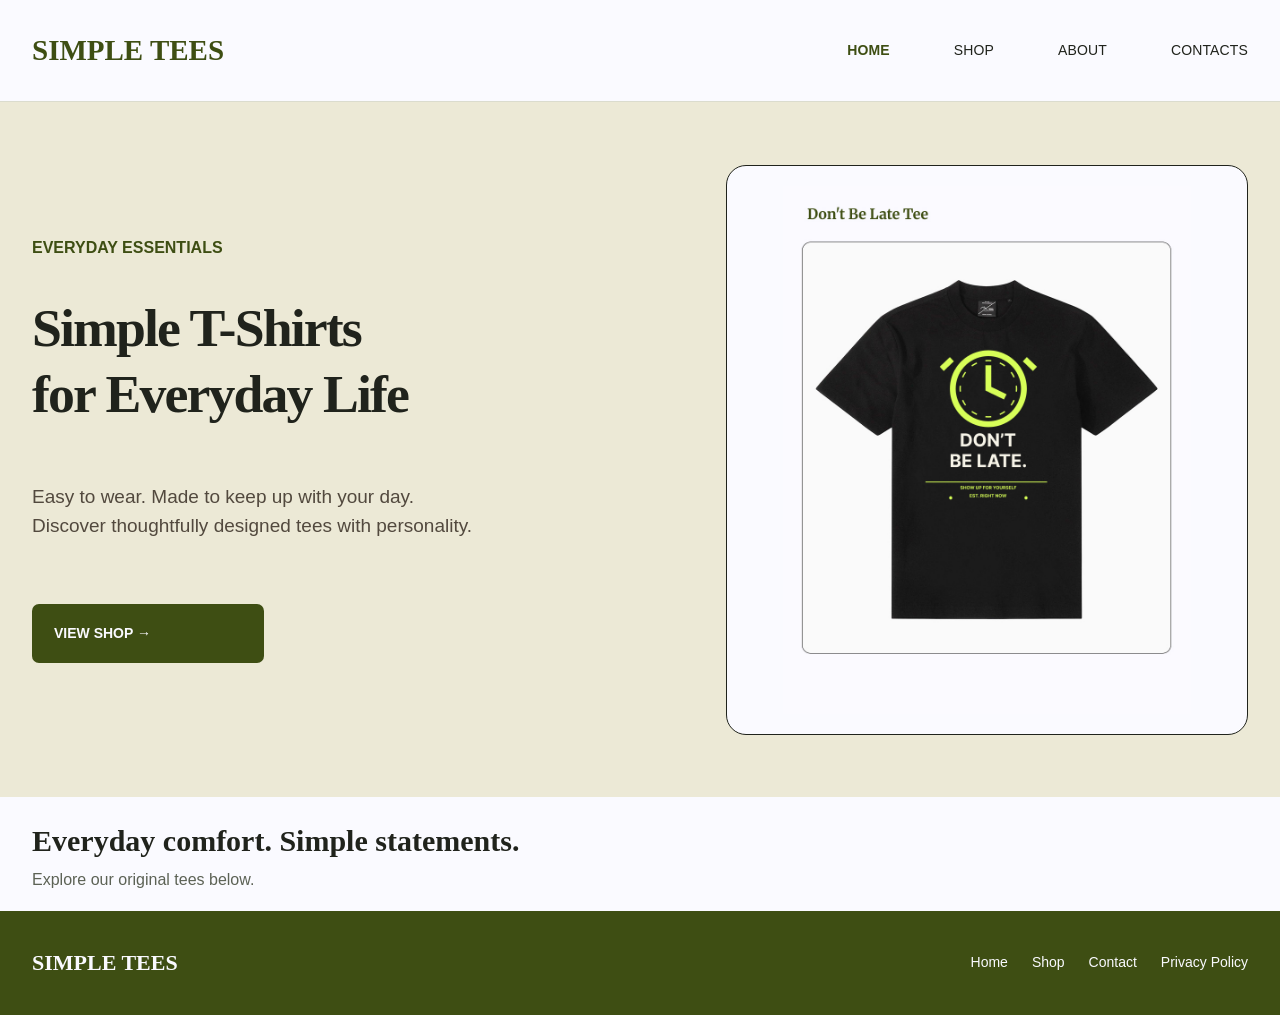
<file: index.html>
<!DOCTYPE html>
<html lang="en">
<head>
    <meta charset="UTF-8">
    <meta name="viewport" content="width=device-width, initial-scale=1.0">
    <title>Simple Tees</title>

    <meta http-equiv="refresh" content="0; url=simple_tees/index.html">
</head>
<body>
    <p>
        Redirecting to Simple Tees...
        <a href="simple_tees/index.html">Click here if you are not redirected.</a>
    </p>
</body>
</html>
</file>
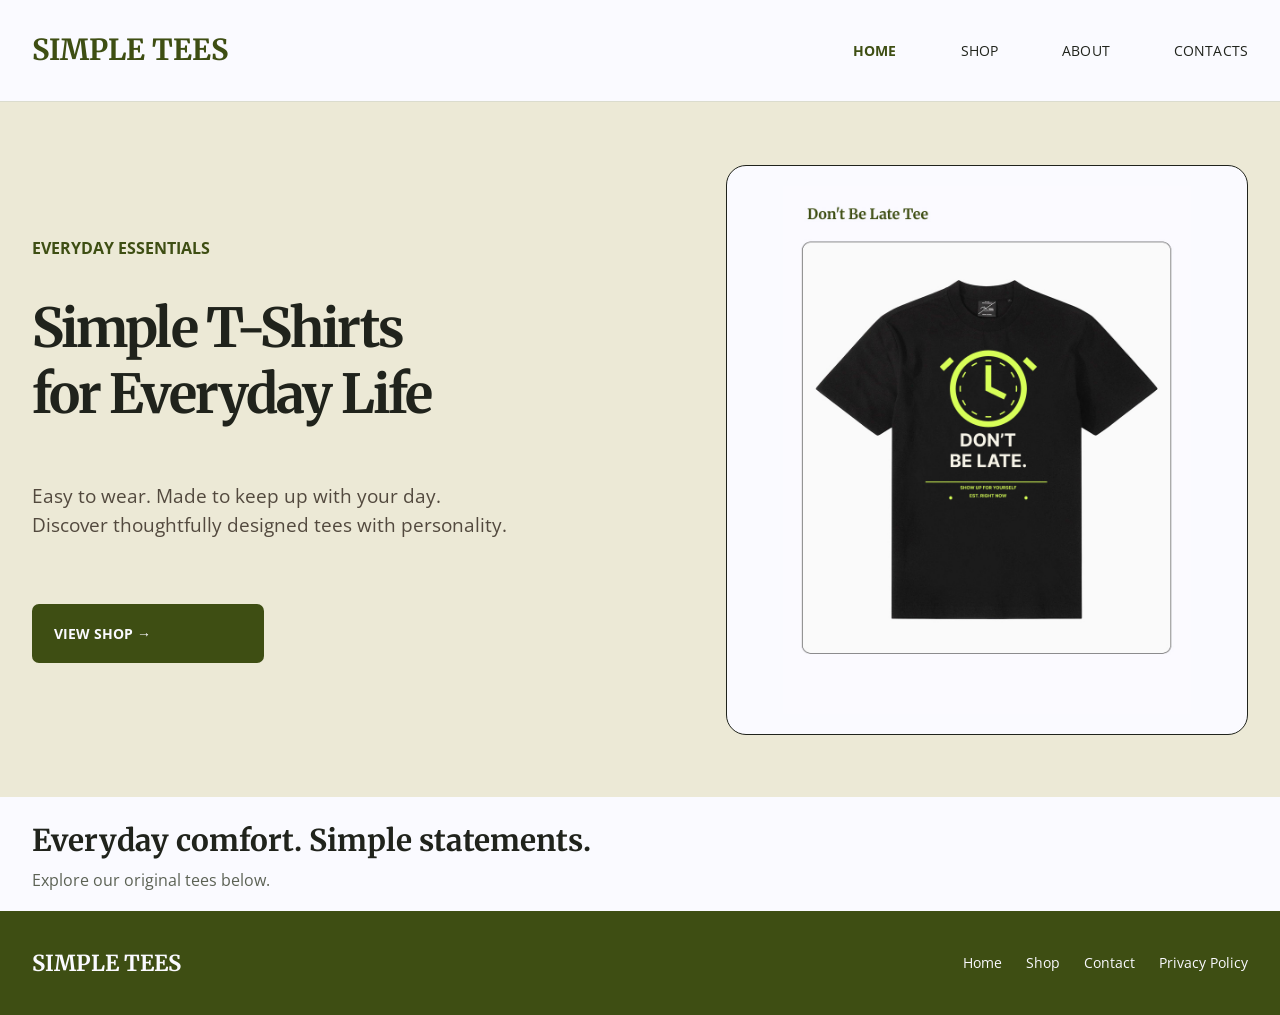
<file: simple_tees/index.html>
<!doctype html>
<html lang="en">
<head>
  <meta charset="utf-8">
  <meta name="viewport" content="width=device-width, initial-scale=1">
  <title>Simple Tees | Everyday Essentials</title>
  <link rel="preconnect" href="https://fonts.googleapis.com">
  <link rel="preconnect" href="https://fonts.gstatic.com" crossorigin>
  <link href="https://fonts.googleapis.com/css2?family=Merriweather:wght@700&family=Open+Sans:wght@400;600;700&display=swap" rel="stylesheet">
  <link rel="stylesheet" href="CSS/site.css">
</head>
<body>
<header class="site-header"><a class="brand" href="index.html">SIMPLE TEES</a><nav class="main-nav" aria-label="Main navigation"><a href="index.html" aria-current="page">HOME</a><a href="Shop.html">SHOP</a><a href="index.html#about">ABOUT</a><a href="Contact.html">CONTACTS</a></nav></header>
<main>
  <section class="home-hero">
    <div class="hero-inner">
    <div class="hero-copy">
      <p class="eyebrow">EVERYDAY ESSENTIALS</p>
      <h1>Simple T-Shirts<br>for Everyday Life</h1>
      <p class="intro">Easy to wear. Made to keep up with your day.<br>Discover thoughtfully designed tees with personality.</p>
      <a class="primary-link" href="Shop.html">VIEW SHOP →</a>
    </div>
    <img class="hero-image" src="Don't%20be%20late%20Tee.jpg" alt="Don't Be Late graphic T-shirt">
    </div>
  </section>
  <section class="home-about" id="about">
    <h2>Everyday comfort. Simple statements.</h2>
    <p>Explore our original tees below.</p>
  </section>
</main>
<footer class="site-footer"><a class="footer-brand" href="index.html">SIMPLE TEES</a><nav class="footer-nav" aria-label="Footer navigation"><a href="index.html">Home</a><a href="Shop.html">Shop</a><a href="Contact.html">Contact</a><a href="PrivacyPolicy.html">Privacy Policy</a></nav></footer>
</body>
</html>
</file>
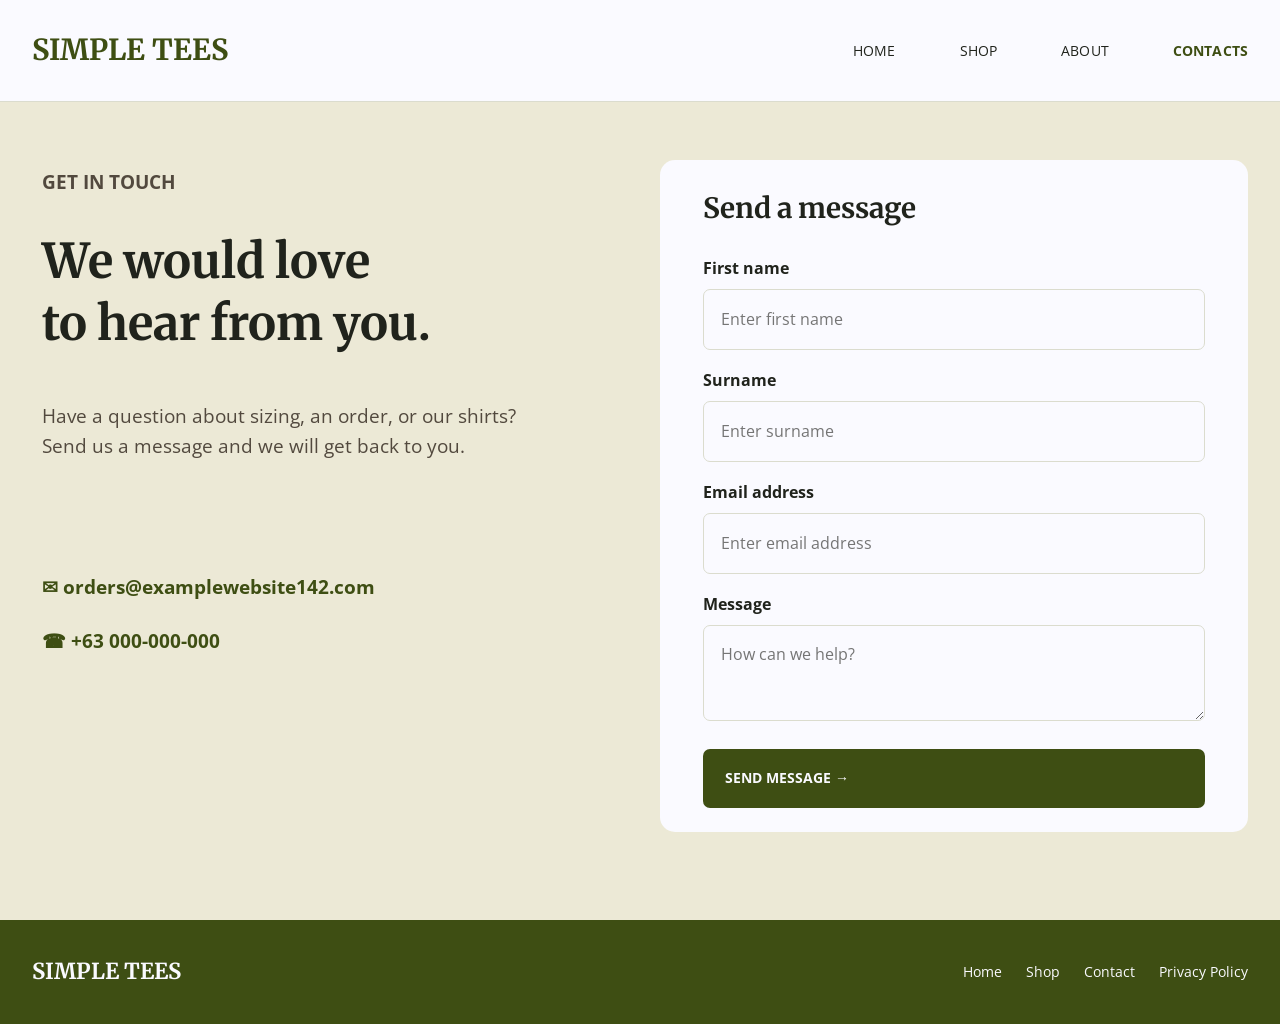
<file: simple_tees/Contact.html>
<!doctype html>
<html lang="en">
<head>
  <meta charset="utf-8">
  <meta name="viewport" content="width=device-width, initial-scale=1">
  <title>Contact Us | Simple Tees</title>
  <link rel="preconnect" href="https://fonts.googleapis.com">
  <link rel="preconnect" href="https://fonts.gstatic.com" crossorigin>
  <link href="https://fonts.googleapis.com/css2?family=Merriweather:wght@700&family=Open+Sans:wght@400;600;700&display=swap" rel="stylesheet">
  <link rel="stylesheet" href="CSS/site.css">
</head>
<body>
<header class="site-header"><a class="brand" href="index.html">SIMPLE TEES</a><nav class="main-nav" aria-label="Main navigation"><a href="index.html">HOME</a><a href="Shop.html">SHOP</a><a href="index.html#about">ABOUT</a><a href="Contact.html" aria-current="page">CONTACTS</a></nav></header>
<main class="contact-main">
  <div class="contact-grid">
    <section class="contact-copy">
      <p class="eyebrow">GET IN TOUCH</p>
      <h1>We would love<br>to hear from you.</h1>
      <p>Have a question about sizing, an order, or our shirts?<br>Send us a message and we will get back to you.</p>
      <div class="contact-details">
        <a href="mailto:orders@examplewebsite142.com">✉  orders@examplewebsite142.com</a>
        <span>☎  +63 000-000-000</span>
      </div>
    </section>
    <section class="contact-card">
      <h2>Send a message</h2>
      <form id="contact-form">
        <div class="form-field"><label for="first-name">First name</label><input id="first-name" name="firstName" type="text" placeholder="Enter first name" autocomplete="given-name" required></div>
        <div class="form-field"><label for="surname">Surname</label><input id="surname" name="surname" type="text" placeholder="Enter surname" autocomplete="family-name" required></div>
        <div class="form-field"><label for="email">Email address</label><input id="email" name="email" type="email" placeholder="Enter email address" autocomplete="email" required></div>
        <div class="form-field"><label for="message">Message</label><textarea id="message" name="message" placeholder="How can we help?" required></textarea></div>
        <button class="action-button" type="submit">SEND MESSAGE →</button>
      </form>
    </section>
  </div>
</main>
<footer class="site-footer"><a class="footer-brand" href="index.html">SIMPLE TEES</a><nav class="footer-nav" aria-label="Footer navigation"><a href="index.html">Home</a><a href="Shop.html">Shop</a><a href="Contact.html">Contact</a><a href="PrivacyPolicy.html">Privacy Policy</a></nav></footer>

<script src="https://cdn.jsdelivr.net/npm/bootstrap@5.3.3/dist/js/bootstrap.bundle.min.js"></script>
<script src="JS/Contact.js" defer></script>
</body>
</html>
</file>
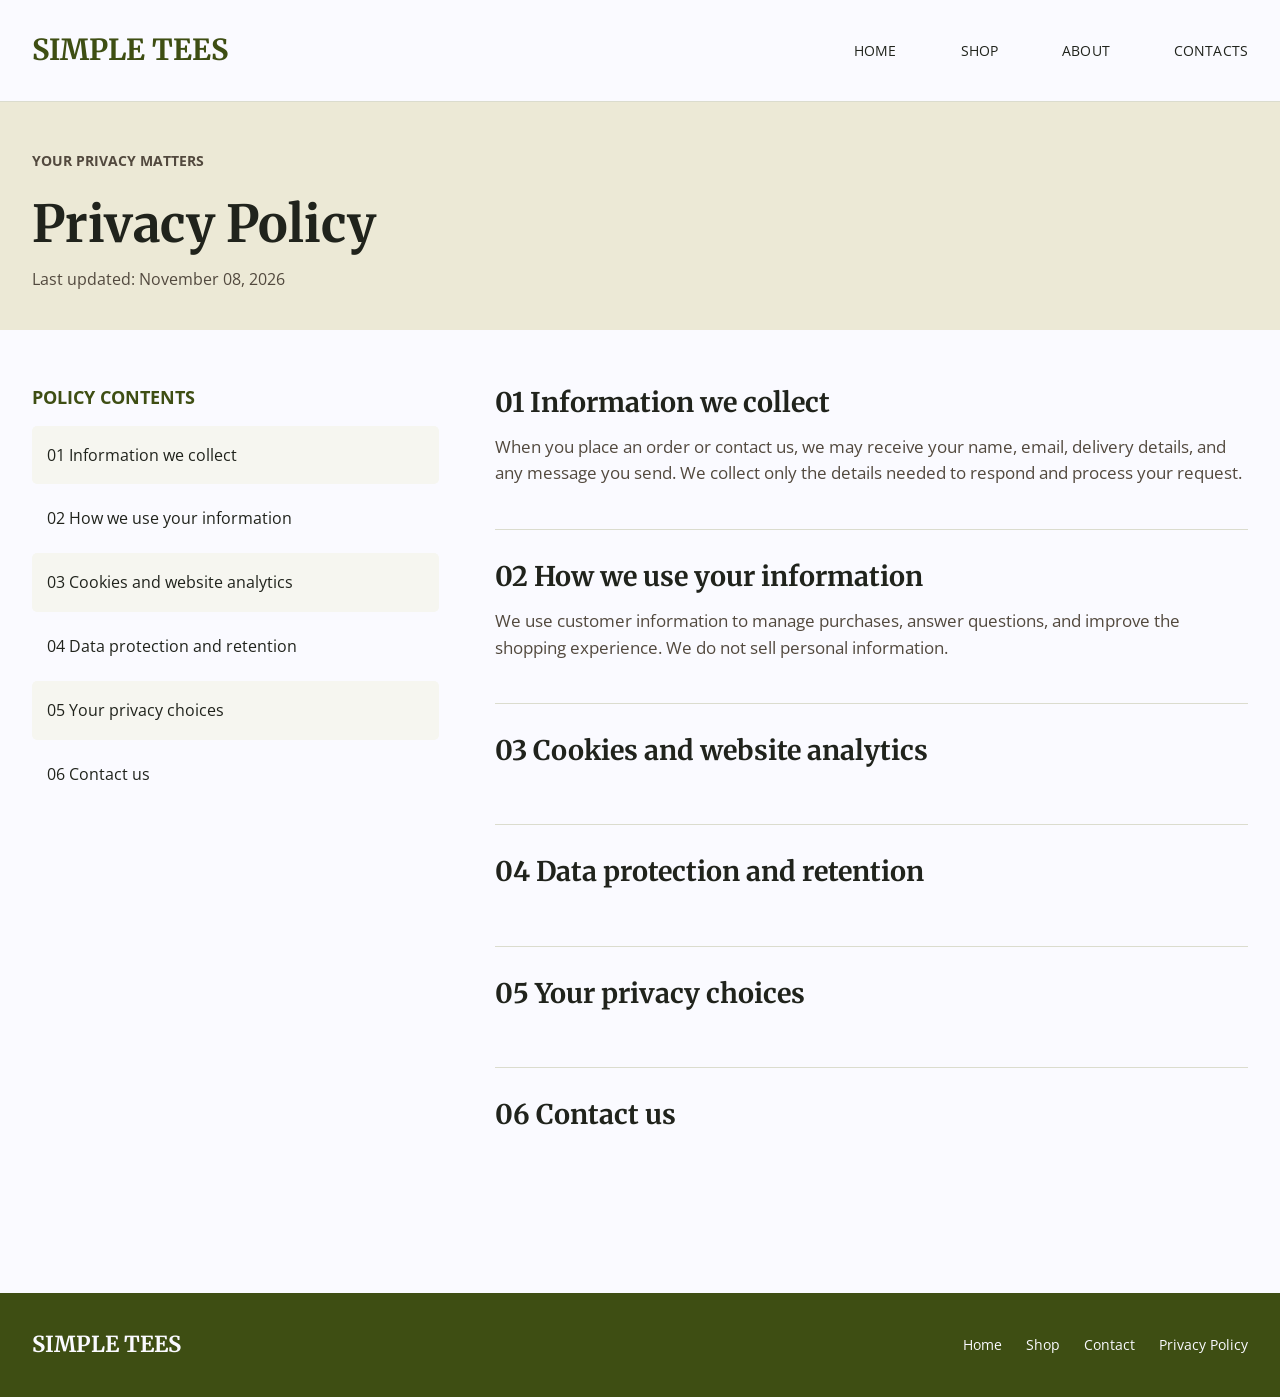
<file: simple_tees/PrivacyPolicy.html>
<!doctype html>
<html lang="en">
<head>
  <meta charset="utf-8">
  <meta name="viewport" content="width=device-width, initial-scale=1">
  <title>Privacy Policy | Simple Tees</title>
  <link rel="preconnect" href="https://fonts.googleapis.com">
  <link rel="preconnect" href="https://fonts.gstatic.com" crossorigin>
  <link href="https://fonts.googleapis.com/css2?family=Merriweather:wght@700&family=Open+Sans:wght@400;600;700&display=swap" rel="stylesheet">
  <link rel="stylesheet" href="CSS/site.css">
</head>
<body>
<header class="site-header"><a class="brand" href="index.html">SIMPLE TEES</a><nav class="main-nav" aria-label="Main navigation"><a href="index.html">HOME</a><a href="Shop.html">SHOP</a><a href="index.html#about">ABOUT</a><a href="Contact.html">CONTACTS</a></nav></header>
<main>
  <section class="policy-hero">
    <p class="eyebrow">YOUR PRIVACY MATTERS</p>
    <h1>Privacy Policy</h1>
    <p>Last updated: November 08, 2026</p>
  </section>
  <div class="policy-main">
    <nav class="policy-nav" aria-label="Policy contents"><h2>POLICY CONTENTS</h2><a href="#information-we-collect">01  Information we collect</a><a href="#how-we-use-your-information">02  How we use your information</a><a href="#cookies-and-website-analytics">03  Cookies and website analytics</a><a href="#data-protection-and-retention">04  Data protection and retention</a><a href="#your-privacy-choices">05  Your privacy choices</a><a href="#contact-us">06  Contact us</a></nav>
    <div class="policy-sections"><section id="information-we-collect"><h2>01 Information we collect</h2><p>When you place an order or contact us, we may receive your name, email, delivery details, and any message you send. We collect only the details needed to respond and process your request.</p></section><section id="how-we-use-your-information"><h2>02  How we use your information</h2><p>We use customer information to manage purchases, answer questions, and improve the shopping experience. We do not sell personal information.</p></section><section id="cookies-and-website-analytics"><h2>03  Cookies and website analytics</h2></section><section id="data-protection-and-retention"><h2>04  Data protection and retention</h2></section><section id="your-privacy-choices"><h2>05  Your privacy choices</h2></section><section id="contact-us"><h2>06  Contact us</h2></section></div>
  </div>
</main>
<footer class="site-footer"><a class="footer-brand" href="index.html">SIMPLE TEES</a><nav class="footer-nav" aria-label="Footer navigation"><a href="index.html">Home</a><a href="Shop.html">Shop</a><a href="Contact.html">Contact</a><a href="PrivacyPolicy.html">Privacy Policy</a></nav></footer>
</body>
</html>
</file>
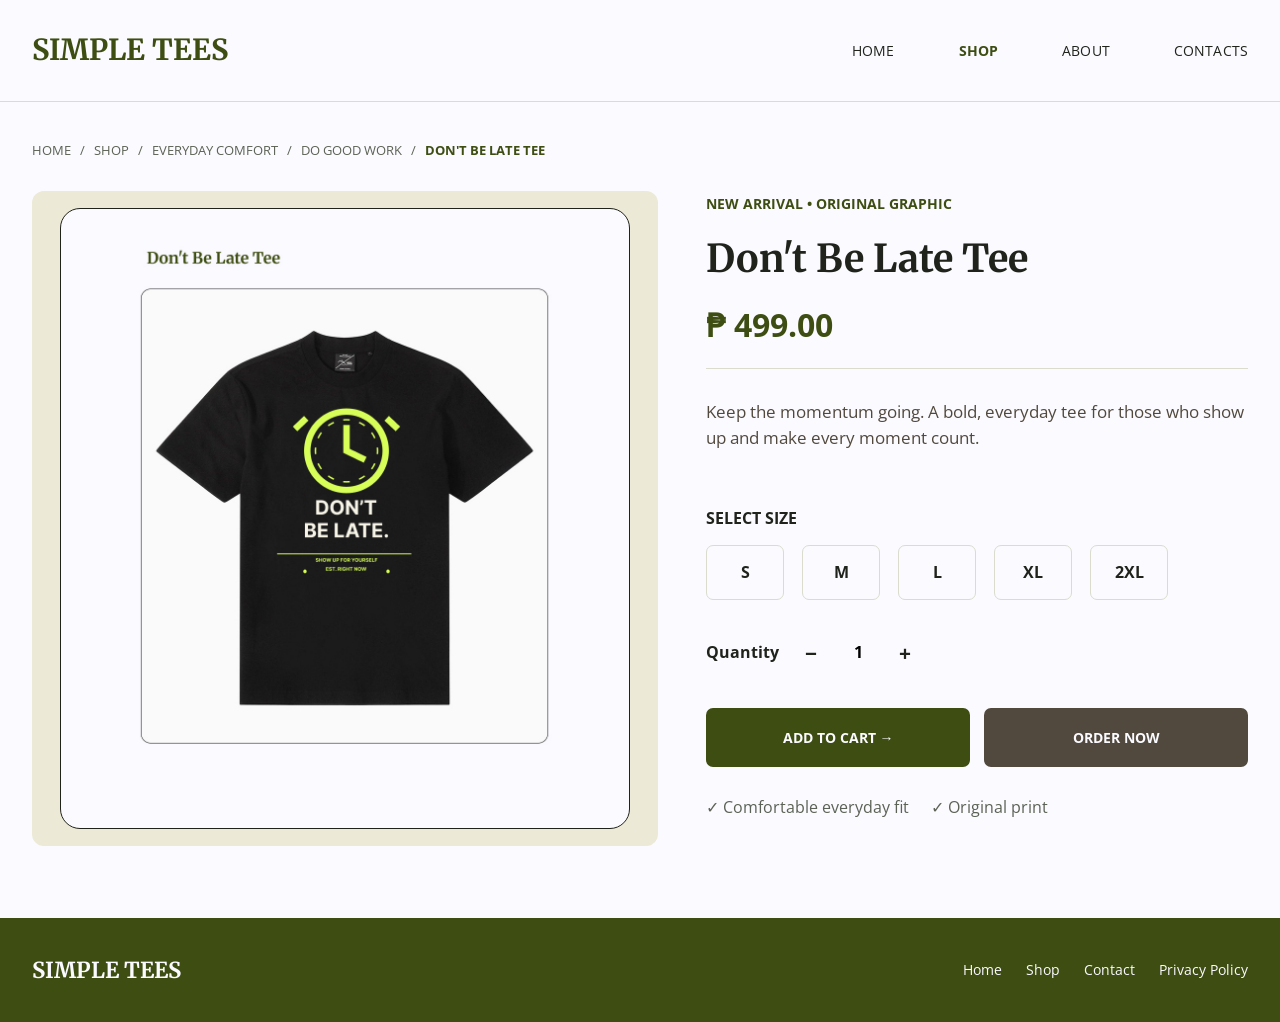
<file: simple_tees/Shop.html>
<!doctype html>
<html lang="en">
<head>
  <meta charset="utf-8">
  <meta name="viewport" content="width=device-width, initial-scale=1">
  <title>Don't Be Late Tee | Simple Tees</title>
  <link rel="preconnect" href="https://fonts.googleapis.com">
  <link rel="preconnect" href="https://fonts.gstatic.com" crossorigin>
  <link href="https://fonts.googleapis.com/css2?family=Merriweather:wght@700&family=Open+Sans:wght@400;600;700&display=swap" rel="stylesheet">
  <link rel="stylesheet" href="CSS/site.css">
</head>
<body data-product-name="Don't Be Late Tee">
<header class="site-header"><a class="brand" href="index.html">SIMPLE TEES</a><nav class="main-nav" aria-label="Main navigation"><a href="index.html">HOME</a><a href="Shop.html" aria-current="page">SHOP</a><a href="index.html#about">ABOUT</a><a href="Contact.html">CONTACTS</a></nav></header>
<main class="product-shell">
  <nav class="product-breadcrumbs" aria-label="Product navigation">
    <a href="index.html">HOME</a><span aria-hidden="true">/</span>
    <a href="Shop.html">SHOP</a><span aria-hidden="true">/</span>
    <a href="Shop2.html">EVERYDAY COMFORT</a><span aria-hidden="true">/</span>
    <a href="Shop3.html">DO GOOD WORK</a><span aria-hidden="true">/</span>
    <span class="current-product" aria-current="page">DON'T BE LATE TEE</span>
  </nav>
  <div class="product-layout">
    <div class="product-visual"><img src="Don't%20be%20late%20Tee.jpg" alt="Don't Be Late Tee graphic T-shirt"></div>
    <section class="product-info" aria-labelledby="product-title">
      <p class="eyebrow">NEW ARRIVAL  •  ORIGINAL GRAPHIC</p>
      <h1 id="product-title">Don't Be Late Tee</h1>
      <p class="price">₱ 499.00</p>
      <hr class="product-rule">
      <p class="product-description">Keep the momentum going. A bold, everyday tee for those who show up and make every moment count.</p>
      <span class="control-label">SELECT SIZE</span>
      <div class="size-options" role="group" aria-label="Select shirt size">
        <button type="button" class="size-option" data-size="S" aria-pressed="false">S</button>
        <button type="button" class="size-option" data-size="M" aria-pressed="false">M</button>
        <button type="button" class="size-option" data-size="L" aria-pressed="false">L</button>
        <button type="button" class="size-option" data-size="XL" aria-pressed="false">XL</button>
        <button type="button" class="size-option" data-size="2XL" aria-pressed="false">2XL</button>
      </div>
      <div class="quantity-row">
        <label for="quantity">Quantity</label>
        <div class="quantity-control">
          <button type="button" id="quantity-decrease" aria-label="Decrease quantity">−</button>
          <input type="number" id="quantity" value="1" min="1" max="99" inputmode="numeric" aria-label="Quantity">
          <button type="button" id="quantity-increase" aria-label="Increase quantity">+</button>
        </div>
      </div>
      <div class="product-actions">
        <button type="button" class="action-button" id="add-to-cart-button">ADD TO CART  →</button>
        <button type="button" class="action-button secondary" id="order-now-button">ORDER NOW</button>
      </div>
      <p class="product-points"><span>✓  Comfortable everyday fit</span><span>✓  Original print</span></p>
    </section>
  </div>
</main>
<footer class="site-footer"><a class="footer-brand" href="index.html">SIMPLE TEES</a><nav class="footer-nav" aria-label="Footer navigation"><a href="index.html">Home</a><a href="Shop.html">Shop</a><a href="Contact.html">Contact</a><a href="PrivacyPolicy.html">Privacy Policy</a></nav></footer>
<script src="JS/Shop.js" defer></script>
</body>
</html>
</file>
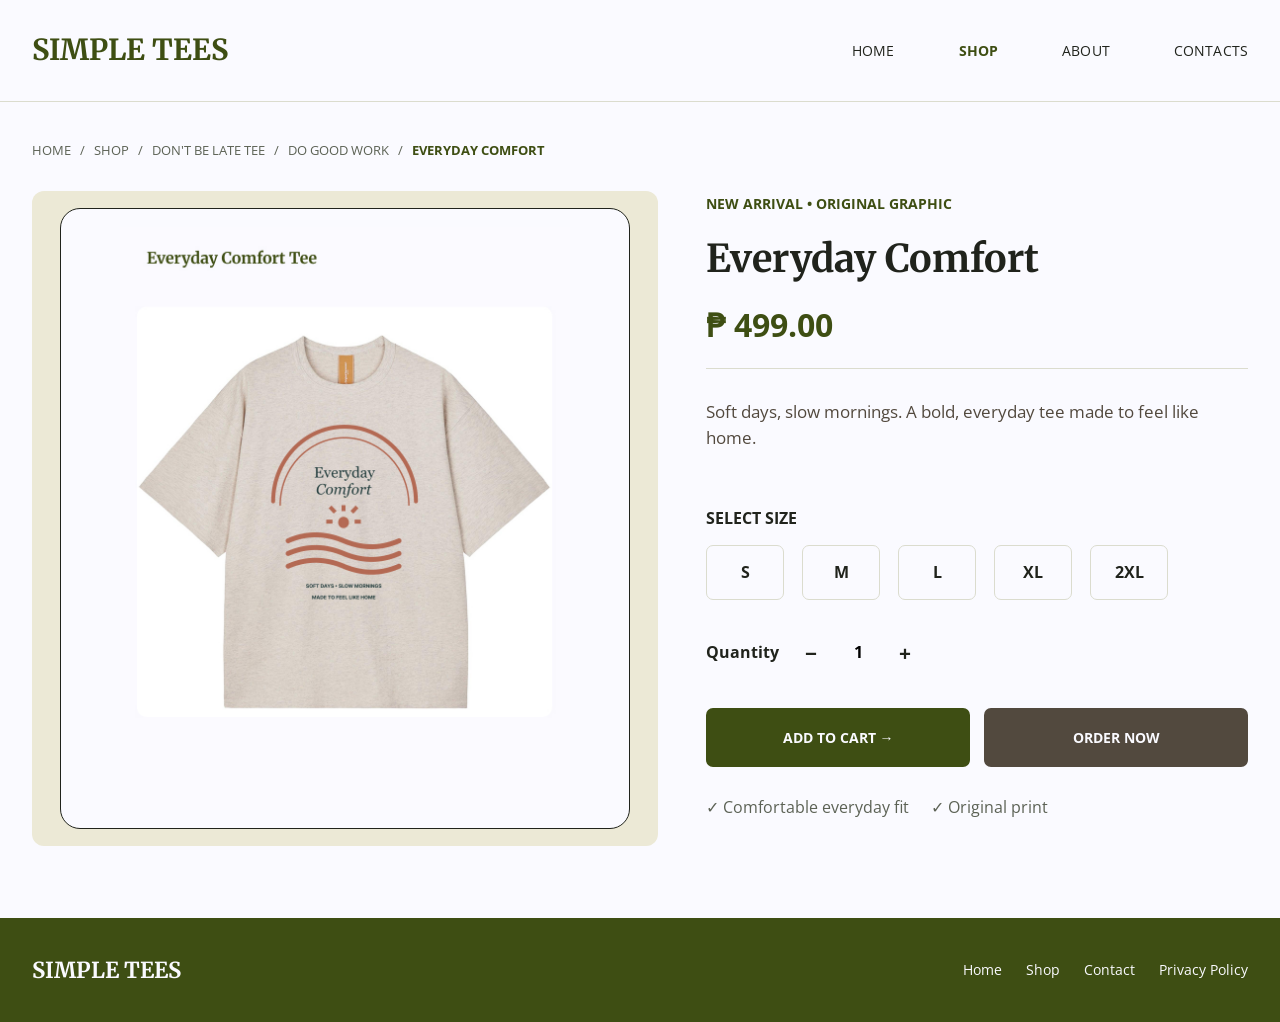
<file: simple_tees/Shop2.html>
<!doctype html>
<html lang="en">
<head>
  <meta charset="utf-8">
  <meta name="viewport" content="width=device-width, initial-scale=1">
  <title>Everyday Comfort | Simple Tees</title>
  <link rel="preconnect" href="https://fonts.googleapis.com">
  <link rel="preconnect" href="https://fonts.gstatic.com" crossorigin>
  <link href="https://fonts.googleapis.com/css2?family=Merriweather:wght@700&family=Open+Sans:wght@400;600;700&display=swap" rel="stylesheet">
  <link rel="stylesheet" href="CSS/site.css">
</head>
<body data-product-name="Everyday Comfort">
<header class="site-header"><a class="brand" href="index.html">SIMPLE TEES</a><nav class="main-nav" aria-label="Main navigation"><a href="index.html">HOME</a><a href="Shop.html" aria-current="page">SHOP</a><a href="index.html#about">ABOUT</a><a href="Contact.html">CONTACTS</a></nav></header>
<main class="product-shell">
  <nav class="product-breadcrumbs" aria-label="Product navigation">
    <a href="index.html">HOME</a><span aria-hidden="true">/</span>
    <a href="Shop.html">SHOP</a><span aria-hidden="true">/</span>
    <a href="Shop.html">DON'T BE LATE TEE</a><span aria-hidden="true">/</span>
    <a href="Shop3.html">DO GOOD WORK</a><span aria-hidden="true">/</span>
    <span class="current-product" aria-current="page">EVERYDAY COMFORT</span>
  </nav>
  <div class="product-layout">
    <div class="product-visual"><img src="Everyday%20Comfort.jpg" alt="Everyday Comfort graphic T-shirt"></div>
    <section class="product-info" aria-labelledby="product-title">
      <p class="eyebrow">NEW ARRIVAL  •  ORIGINAL GRAPHIC</p>
      <h1 id="product-title">Everyday Comfort</h1>
      <p class="price">₱ 499.00</p>
      <hr class="product-rule">
      <p class="product-description">Soft days, slow mornings. A bold, everyday tee made to feel like home.</p>
      <span class="control-label">SELECT SIZE</span>
      <div class="size-options" role="group" aria-label="Select shirt size">
        <button type="button" class="size-option" data-size="S" aria-pressed="false">S</button>
        <button type="button" class="size-option" data-size="M" aria-pressed="false">M</button>
        <button type="button" class="size-option" data-size="L" aria-pressed="false">L</button>
        <button type="button" class="size-option" data-size="XL" aria-pressed="false">XL</button>
        <button type="button" class="size-option" data-size="2XL" aria-pressed="false">2XL</button>
      </div>
      <div class="quantity-row">
        <label for="quantity">Quantity</label>
        <div class="quantity-control">
          <button type="button" id="quantity-decrease" aria-label="Decrease quantity">−</button>
          <input type="number" id="quantity" value="1" min="1" max="99" inputmode="numeric" aria-label="Quantity">
          <button type="button" id="quantity-increase" aria-label="Increase quantity">+</button>
        </div>
      </div>
      <div class="product-actions">
        <button type="button" class="action-button" id="add-to-cart-button">ADD TO CART  →</button>
        <button type="button" class="action-button secondary" id="order-now-button">ORDER NOW</button>
      </div>
      <p class="product-points"><span>✓  Comfortable everyday fit</span><span>✓  Original print</span></p>
    </section>
  </div>
</main>
<footer class="site-footer"><a class="footer-brand" href="index.html">SIMPLE TEES</a><nav class="footer-nav" aria-label="Footer navigation"><a href="index.html">Home</a><a href="Shop.html">Shop</a><a href="Contact.html">Contact</a><a href="PrivacyPolicy.html">Privacy Policy</a></nav></footer>
<script src="JS/Shop.js" defer></script>
</body>
</html>
</file>
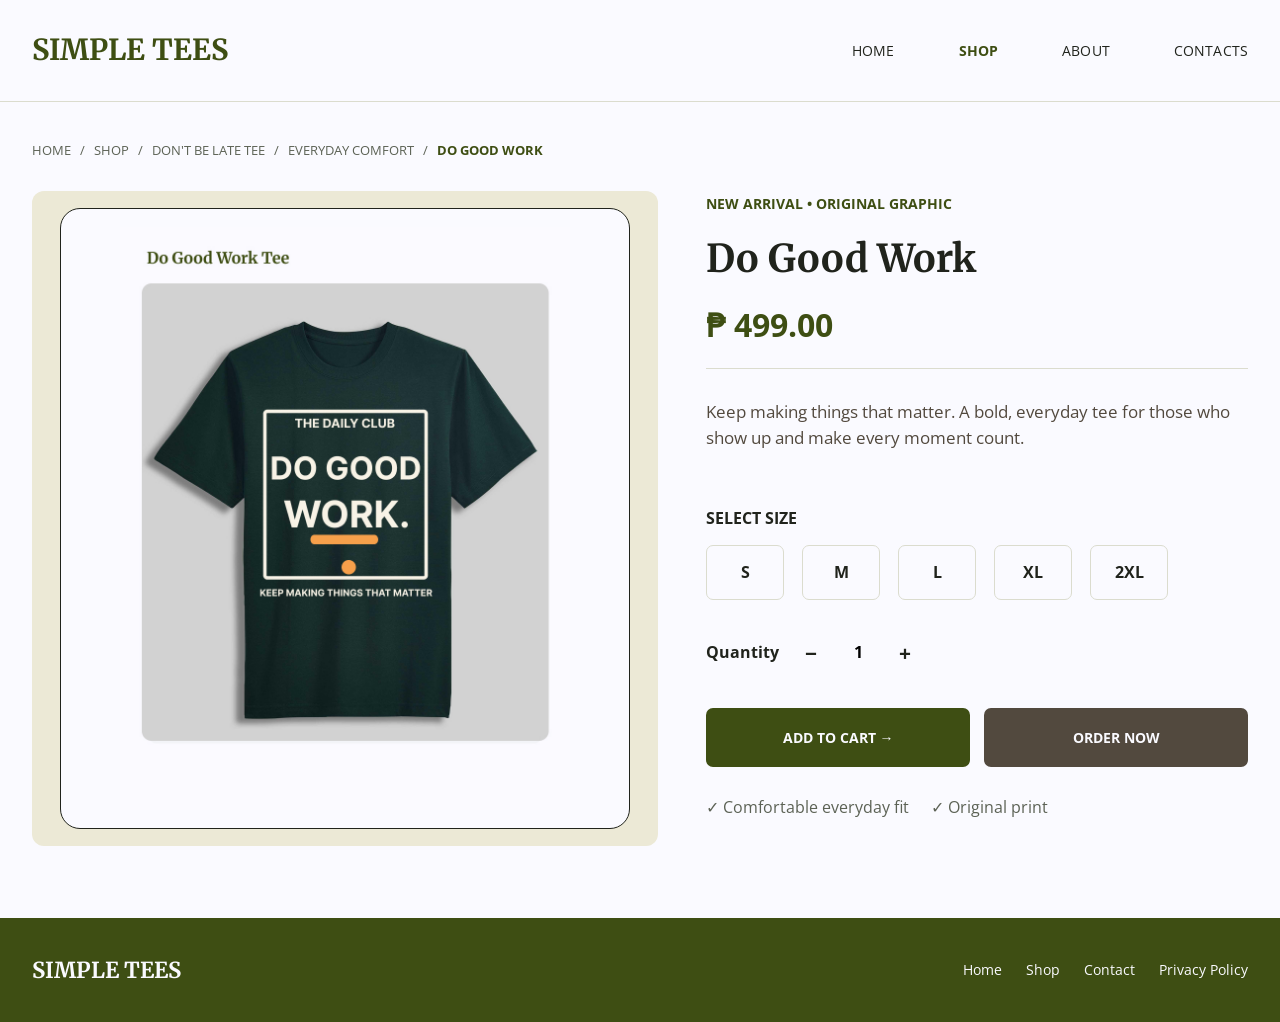
<file: simple_tees/Shop3.html>
<!doctype html>
<html lang="en">
<head>
  <meta charset="utf-8">
  <meta name="viewport" content="width=device-width, initial-scale=1">
  <title>Do Good Work | Simple Tees</title>
  <link rel="preconnect" href="https://fonts.googleapis.com">
  <link rel="preconnect" href="https://fonts.gstatic.com" crossorigin>
  <link href="https://fonts.googleapis.com/css2?family=Merriweather:wght@700&family=Open+Sans:wght@400;600;700&display=swap" rel="stylesheet">
  <link rel="stylesheet" href="CSS/site.css">
</head>
<body data-product-name="Do Good Work">
<header class="site-header"><a class="brand" href="index.html">SIMPLE TEES</a><nav class="main-nav" aria-label="Main navigation"><a href="index.html">HOME</a><a href="Shop.html" aria-current="page">SHOP</a><a href="index.html#about">ABOUT</a><a href="Contact.html">CONTACTS</a></nav></header>
<main class="product-shell">
  <nav class="product-breadcrumbs" aria-label="Product navigation">
    <a href="index.html">HOME</a><span aria-hidden="true">/</span>
    <a href="Shop.html">SHOP</a><span aria-hidden="true">/</span>
    <a href="Shop.html">DON'T BE LATE TEE</a><span aria-hidden="true">/</span>
    <a href="Shop2.html">EVERYDAY COMFORT</a><span aria-hidden="true">/</span>
    <span class="current-product" aria-current="page">DO GOOD WORK</span>
  </nav>
  <div class="product-layout">
    <div class="product-visual"><img src="Do%20good%20work.jpg" alt="Do Good Work graphic T-shirt"></div>
    <section class="product-info" aria-labelledby="product-title">
      <p class="eyebrow">NEW ARRIVAL  •  ORIGINAL GRAPHIC</p>
      <h1 id="product-title">Do Good Work</h1>
      <p class="price">₱ 499.00</p>
      <hr class="product-rule">
      <p class="product-description">Keep making things that matter. A bold, everyday tee for those who show up and make every moment count.</p>
      <span class="control-label">SELECT SIZE</span>
      <div class="size-options" role="group" aria-label="Select shirt size">
        <button type="button" class="size-option" data-size="S" aria-pressed="false">S</button>
        <button type="button" class="size-option" data-size="M" aria-pressed="false">M</button>
        <button type="button" class="size-option" data-size="L" aria-pressed="false">L</button>
        <button type="button" class="size-option" data-size="XL" aria-pressed="false">XL</button>
        <button type="button" class="size-option" data-size="2XL" aria-pressed="false">2XL</button>
      </div>
      <div class="quantity-row">
        <label for="quantity">Quantity</label>
        <div class="quantity-control">
          <button type="button" id="quantity-decrease" aria-label="Decrease quantity">−</button>
          <input type="number" id="quantity" value="1" min="1" max="99" inputmode="numeric" aria-label="Quantity">
          <button type="button" id="quantity-increase" aria-label="Increase quantity">+</button>
        </div>
      </div>
      <div class="product-actions">
        <button type="button" class="action-button" id="add-to-cart-button">ADD TO CART  →</button>
        <button type="button" class="action-button secondary" id="order-now-button">ORDER NOW</button>
      </div>
      <p class="product-points"><span>✓  Comfortable everyday fit</span><span>✓  Original print</span></p>
    </section>
  </div>
</main>
<footer class="site-footer"><a class="footer-brand" href="index.html">SIMPLE TEES</a><nav class="footer-nav" aria-label="Footer navigation"><a href="index.html">Home</a><a href="Shop.html">Shop</a><a href="Contact.html">Contact</a><a href="PrivacyPolicy.html">Privacy Policy</a></nav></footer>
<script src="JS/Shop.js" defer></script>
</body>
</html>
</file>
<file: simple_tees/CSS/site.css>
:root {
  --ink: #20231c;
  --green: #3e4e13;
  --olive: #5c6255;
  --brown: #52493e;
  --cream: #ece9d6;
  --line: #dbdcce;
  --paper: #fafaff;
  --content: 1256px;
}
* { box-sizing: border-box; }
html { scroll-behavior: smooth; }
body {
  margin: 0; min-width: 320px; background: var(--paper); color: var(--ink);
  font: 16px/1.55 "Open Sans", Arial, sans-serif;
}
img { display: block; max-width: 100%; }
a { color: inherit; }
button, input, textarea { font: inherit; }
button, a { -webkit-tap-highlight-color: transparent; }
:focus-visible { outline: 3px solid #9aa66d; outline-offset: 3px; }
.site-header {
  min-height: 102px; padding: 20px max(32px, calc((100% - var(--content))/2));
  display: flex; align-items: center; justify-content: space-between; gap: 28px;
  background: var(--paper); border-bottom: 1px solid var(--line);
}
.brand {
  color: var(--green); text-decoration: none; font: 700 29px/1.2 Merriweather, Georgia, serif;
  white-space: nowrap;
}
.main-nav { display:flex; align-items:center; justify-content:flex-end; gap: clamp(24px, 5vw, 76px); }
.main-nav a {
  text-decoration:none; font-size:14px; letter-spacing:.01em; white-space:nowrap;
}
.main-nav a:hover, .main-nav a[aria-current="page"] { color:var(--green); font-weight:700; }
.site-footer {
  min-height:104px; padding:25px max(32px, calc((100% - var(--content))/2));
  background:var(--green); color:var(--paper); display:flex; align-items:center;
  justify-content:space-between; gap:24px;
}
.footer-brand { color:var(--paper); font:700 22px/1.2 Merriweather, Georgia, serif; text-decoration:none; }
.footer-nav { display:flex; gap:24px; flex-wrap:wrap; }
.footer-nav a { color:var(--paper); text-decoration:none; font-size:14px; }
.footer-nav a:hover { text-decoration:underline; }
.home-hero {
  background:var(--cream); padding:46px 32px; min-height:695px;
  display:grid; grid-template-columns:minmax(0, 1fr) minmax(420px, 522px);
  gap:56px; align-items:center;
}
.hero-inner { width:100%; max-width:var(--content); margin:0 auto; display:contents; }
.hero-copy { max-width:650px; justify-self:end; width:100%; }
.eyebrow { margin:0 0 36px; color:var(--green); font-size:16px; font-weight:700; }
.hero-copy h1 {
  margin:0 0 54px; font:700 clamp(42px, 4.2vw, 58px)/1.22 Merriweather, Georgia, serif;
  letter-spacing:-.035em;
}
.hero-copy .intro { margin:0 0 64px; color:var(--brown); font-size:19px; line-height:1.55; }
.primary-link, .action-button {
  min-height:59px; display:inline-flex; align-items:center; justify-content:flex-start;
  padding:0 22px; border:0; border-radius:7px; background:var(--green); color:var(--paper);
  text-decoration:none; font-size:14px; font-weight:700; cursor:pointer;
}
.primary-link { width:232px; }
.primary-link:hover, .action-button:hover { background:#2f3b0e; }
.hero-image {
  width:100%; height:610px; object-fit:contain; border:1.5px solid var(--ink);
  border-radius:20px; background:var(--paper); padding:20px;
}
.home-about { padding:24px max(32px, calc((100% - var(--content))/2)) 18px; }
.home-about h2 { margin:0 0 8px; font:700 30px/1.3 Merriweather, Georgia, serif; }
.home-about p { margin:0; color:var(--olive); }
.product-shell { max-width:1256px; margin:0 auto; padding:38px 0 72px; }
.breadcrumbs { margin:0 0 30px; color:var(--olive); font-size:14px; }
.breadcrumbs a { text-decoration:none; }
.breadcrumbs a:hover { color:var(--green); text-decoration:underline; }
.product-layout { display:grid; grid-template-columns:minmax(0, 626px) minmax(0, 1fr); gap:74px; align-items:start; }
.product-visual { padding:17px 28px; border-radius:12px; background:var(--cream); }
.product-visual img {
  width:100%; height:621px; object-fit:contain; border:1.5px solid var(--ink);
  border-radius:20px; background:var(--paper); padding:18px;
}
.product-info { padding-top:2px; min-width:0; }
.product-info .eyebrow { margin:0 0 20px; font-size:14px; }
.product-info h1 { margin:0 0 18px; font:700 clamp(32px, 3vw, 42px)/1.25 Merriweather, Georgia, serif; }
.price { margin:0 0 18px; color:var(--green); font-size:32px; font-weight:700; }
.product-rule { border:0; border-top:1px solid var(--line); margin:18px 0 30px; }
.product-description { margin:0 0 54px; color:var(--brown); font-size:17px; }
.control-label { display:block; margin:0 0 14px; font-weight:700; }
.size-options { display:flex; flex-wrap:wrap; gap:18px; margin-bottom:36px; }
.size-option {
  width:78px; height:55px; border:1.5px solid var(--line); border-radius:7px;
  background:var(--paper); color:var(--ink); font-weight:700; cursor:pointer;
}
.size-option[aria-pressed="true"] { background:var(--green); border-color:var(--green); color:var(--paper); }
.quantity-row { display:flex; align-items:center; gap:20px; margin-bottom:38px; }
.quantity-row label { font-weight:700; }
.quantity-control { display:flex; align-items:center; gap:18px; }
.quantity-control button {
  border:0; background:transparent; font-size:21px; font-weight:700; cursor:pointer; color:var(--ink);
}
.quantity-control input {
  width:34px; border:0; padding:4px 0; text-align:center; background:transparent; font-weight:700;
  appearance:textfield; -moz-appearance:textfield;
}
.quantity-control input::-webkit-inner-spin-button, .quantity-control input::-webkit-outer-spin-button { -webkit-appearance:none; margin:0; }
.product-actions { display:grid; grid-template-columns:1fr 1fr; gap:14px; margin-bottom:28px; }
.product-actions button { width:100%; justify-content:center; }
.action-button.secondary { background:var(--brown); }
.action-button.secondary:hover { background:#3e362e; }
.product-points { margin:0; color:var(--olive); display:flex; flex-wrap:wrap; gap:22px; }
.contact-main { background:var(--cream); padding:58px 32px 88px; }
.contact-grid { max-width:1256px; margin:0 auto; display:grid; grid-template-columns:1fr minmax(460px,588px); gap:72px; align-items:start; }
.contact-copy { padding:8px 0 0 10px; }
.contact-copy .eyebrow { margin-bottom:34px; }
.contact-copy h1 { margin:0 0 48px; font:700 clamp(38px,4vw,48px)/1.28 Merriweather, Georgia,serif; }
.contact-copy p { margin:0; color:var(--brown); font-size:19px; }
.contact-details { margin-top:112px; display:grid; gap:24px; color:var(--green); font-size:19px; font-weight:700; }
.contact-card {
  background:var(--paper); border-radius:15px; padding:30px 43px 24px;
}
.contact-card h2 { margin:0 0 30px; font:700 28px/1.3 Merriweather,Georgia,serif; }
.form-field { display:flex; flex-direction:column; gap:8px; margin-bottom:18px; }
.form-field label { font-weight:700; }
.form-field input, .form-field textarea {
  width:100%; min-width:0; border:1.5px solid var(--line); border-radius:7px;
  background:var(--paper); padding:16px 17px; color:var(--ink);
}
.form-field input { min-height:61px; }
.form-field textarea { min-height:96px; resize:vertical; }
.contact-card button { width:100%; margin-top:10px; }
.policy-hero { background:var(--cream); padding:48px max(32px, calc((100% - var(--content))/2)) 38px; }
.policy-hero .eyebrow { margin:0 0 22px; font-size:14px; }
.policy-hero h1 { margin:0 0 12px; font:700 51px/1.2 Merriweather,Georgia,serif; }
.policy-hero p { margin:0; color:var(--brown); }
.policy-main {
  max-width:1256px; margin:0 auto; padding:54px 0 76px;
  display:grid; grid-template-columns:407px minmax(0,1fr); gap:56px;
}
.policy-nav h2 { margin:0 0 14px; color:var(--green); font-size:18px; }
.policy-nav a {
  display:block; padding:17px 15px; border-radius:5px; color:var(--ink);
  text-decoration:none; margin-bottom:5px;
}
.policy-nav a:nth-of-type(odd) { background:#f6f6f0; }
.policy-nav a:hover { color:var(--green); text-decoration:underline; }
.policy-sections section { padding:0 0 42px; margin:0 0 28px; border-bottom:1px solid var(--line); scroll-margin-top:24px; }
.policy-sections section:last-child { border-bottom:0; }
.policy-sections h2 { margin:0 0 14px; font:700 27px/1.35 Merriweather,Georgia,serif; }
.policy-sections p { margin:0; color:var(--brown); font-size:17px; }
@media (max-width: 1320px) {
  .product-shell, .policy-main { margin-left:32px; margin-right:32px; }
  .product-layout { gap:48px; }
}
@media (max-width: 900px) {
  .site-header { min-height:92px; padding:18px 24px; flex-wrap:wrap; gap:16px; }
  .brand { font-size:25px; }
  .main-nav { gap:clamp(14px,3vw,28px); }
  .main-nav a { font-size:13px; }
  .home-hero { min-height:0; padding:40px 24px; grid-template-columns:minmax(0,1fr) minmax(280px, .9fr); gap:28px; }
  .hero-copy { justify-self:stretch; }
  .hero-copy .eyebrow { margin-bottom:22px; }
  .hero-copy h1 { margin-bottom:28px; font-size:clamp(34px,5vw,48px); }
  .hero-copy .intro { margin-bottom:36px; font-size:16px; }
  .hero-image { height:460px; padding:12px; }
  .product-shell { padding:30px 24px 56px; margin:0; }
  .product-layout { grid-template-columns:minmax(0,1fr) minmax(0,1fr); gap:30px; }
  .product-visual { padding:12px; }
  .product-visual img { height:480px; padding:10px; }
  .product-description { margin-bottom:34px; }
  .size-options { gap:10px; }
  .size-option { width:clamp(52px,10vw,70px); }
  .product-actions { grid-template-columns:1fr; }
  .contact-grid { grid-template-columns:minmax(0,1fr) minmax(0,1fr); gap:30px; }
  .contact-card { padding:26px; }
  .contact-details { margin-top:70px; }
  .policy-main { margin:0 24px; grid-template-columns:280px minmax(0,1fr); gap:30px; }
  .policy-hero { padding:42px 24px 34px; }
}
@media (max-width: 620px) {
  body { font-size:15px; }
  .site-header { padding:16px 20px; min-height:0; align-items:flex-start; flex-direction:column; }
  .brand { font-size:24px; }
  .main-nav { width:100%; justify-content:space-between; gap:10px; }
  .main-nav a { font-size:12px; }
  .home-hero { display:flex; flex-direction:column; align-items:stretch; padding:34px 20px 28px; gap:28px; }
  .hero-copy { order:1; }
  .hero-copy .eyebrow { margin-bottom:18px; font-size:13px; }
  .hero-copy h1 { font-size:clamp(34px,9vw,44px); margin-bottom:22px; }
  .hero-copy .intro { font-size:15px; margin-bottom:26px; }
  .hero-image { order:2; height:auto; aspect-ratio: .95; padding:10px; border-radius:14px; }
  .primary-link { min-height:54px; }
  .home-about { padding:24px 20px 28px; }
  .home-about h2 { font-size:23px; }
  .site-footer { padding:24px 20px; flex-direction:column; align-items:flex-start; gap:18px; }
  .footer-nav { gap:18px; }
  .product-shell { padding:24px 20px 42px; }
  .breadcrumbs { margin-bottom:20px; font-size:12px; }
  .product-layout { display:flex; flex-direction:column; gap:28px; }
  .product-visual { width:100%; padding:10px; }
  .product-visual img { height:auto; aspect-ratio:1 / 1.05; padding:10px; border-radius:13px; }
  .product-info { width:100%; padding:0; }
  .product-info .eyebrow { margin-bottom:12px; }
  .product-info h1 { font-size:32px; margin-bottom:10px; }
  .price { font-size:27px; margin-bottom:12px; }
  .product-rule { margin:14px 0 20px; }
  .product-description { font-size:15px; margin-bottom:28px; }
  .size-options { gap:8px; margin-bottom:26px; }
  .size-option { flex:1; min-width:0; width:auto; height:50px; }
  .quantity-row { margin-bottom:28px; gap:18px; }
  .product-actions { grid-template-columns:1fr 1fr; gap:10px; margin-bottom:22px; }
  .product-actions button { padding:0 10px; font-size:12px; min-height:54px; }
  .product-points { gap:10px 18px; font-size:13px; }
  .contact-main { padding:36px 20px 48px; }
  .contact-grid { display:flex; flex-direction:column; gap:32px; }
  .contact-copy { padding:0; }
  .contact-copy .eyebrow { margin-bottom:18px; }
  .contact-copy h1 { font-size:36px; margin-bottom:20px; }
  .contact-copy p { font-size:16px; }
  .contact-details { margin-top:28px; gap:12px; font-size:15px; }
  .contact-card { width:100%; padding:24px 20px; }
  .contact-card h2 { font-size:24px; margin-bottom:22px; }
  .form-field { margin-bottom:15px; }
  .form-field input { min-height:54px; }
  .policy-hero { padding:34px 20px 28px; }
  .policy-hero h1 { font-size:40px; }
  .policy-main { margin:0; padding:32px 20px 48px; display:flex; flex-direction:column; gap:30px; }
  .policy-nav a { padding:13px; font-size:14px; }
  .policy-sections h2 { font-size:22px; }
  .policy-sections p { font-size:15px; }
}


/* Order form modal */
.order-form-overlay {
  display:none; position:fixed; inset:0; z-index:9999; padding:20px;
  overflow-y:auto; background:rgba(32,35,28,.62); align-items:center; justify-content:center;
}
.order-form-overlay.is-open { display:flex; }
.order-form-dialog {
  position:relative; width:min(100%,660px); max-height:calc(100vh - 40px); overflow-y:auto;
  padding:34px; border-radius:14px; background:var(--paper); color:var(--ink);
  box-shadow:0 18px 60px rgba(0,0,0,.24);
}
.order-form-close {
  position:absolute; top:12px; right:16px; width:38px; height:38px; border:0;
  border-radius:50%; background:var(--cream); color:var(--ink); font-size:27px; cursor:pointer;
}
.order-form-eyebrow { margin:0 0 8px; color:var(--green); font-size:12px; font-weight:700; letter-spacing:.12em; }
.order-form-dialog h2 { margin:0 42px 8px 0; color:var(--green); font:700 clamp(24px,4vw,32px)/1.3 Merriweather,Georgia,serif; }
.order-form-intro { margin:0 0 20px; color:var(--brown); font-size:14px; }
.order-form-summary { margin-bottom:20px; padding:14px 16px; border-radius:8px; background:var(--cream); }
.order-form-summary p { display:flex; gap:8px; margin:5px 0; font-size:14px; }
.order-form-summary strong { min-width:88px; }
.order-form-fields { display:grid; grid-template-columns:repeat(2,minmax(0,1fr)); gap:14px; }
.order-field { display:flex; flex-direction:column; min-width:0; gap:6px; }
.order-field-full { grid-column:1 / -1; }
.order-field label { font-size:13px; font-weight:700; }
.order-field input, .order-field textarea {
  width:100%; min-width:0; padding:11px 12px; border:1px solid #c9c9bb; border-radius:6px;
  background:#fff; color:var(--ink); font:inherit; font-size:14px;
}
.order-field textarea { resize:vertical; }
.order-form-required, .order-form-disclaimer { color:#625d53; font-size:12px; line-height:1.5; }
.order-form-submit { width:100%; min-height:50px; border:0; border-radius:7px; background:var(--green); color:var(--paper); font-weight:700; cursor:pointer; }
@media (max-width:620px) {
  .order-form-dialog { padding:28px 20px; }
  .order-form-fields { grid-template-columns:1fr; }
  .order-field-full { grid-column:auto; }
}

.contact-details a { color:inherit; text-decoration:none; }
.contact-details a:hover { text-decoration:underline; }


/* Center the homepage hero as one balanced content group. */
.home-hero {
  display: block;
  padding: 44px 32px;
}
.hero-inner {
  width: 100%;
  max-width: 1256px;
  min-height: 607px;
  margin: 0 auto;
  display: grid;
  grid-template-columns: minmax(0, 1fr) minmax(420px, 522px);
  gap: 56px;
  align-items: center;
}
.hero-copy {
  justify-self: start;
  max-width: 600px;
}
.hero-image {
  width: 100%;
  height: 570px;
  object-fit: contain;
}

/* Clickable product-to-product navigation in the breadcrumb area. */
.product-breadcrumbs {
  display: flex;
  align-items: center;
  flex-wrap: wrap;
  gap: 9px;
  margin: 0 0 30px;
  color: var(--olive);
  font-size: 13px;
  line-height: 1.6;
}
.product-breadcrumbs a {
  color: inherit;
  text-decoration: none;
  text-underline-offset: 3px;
}
.product-breadcrumbs a:hover {
  color: var(--green);
  text-decoration: underline;
}
.product-breadcrumbs .current-product {
  color: var(--green);
  font-weight: 700;
}
@media (max-width: 900px) {
  .hero-inner {
    min-height: 0;
    grid-template-columns: minmax(0, 1fr) minmax(280px, .9fr);
    gap: 28px;
  }
  .hero-image { height: 460px; }
}
@media (max-width: 620px) {
  .hero-inner {
    display: flex;
    flex-direction: column;
    align-items: stretch;
    gap: 28px;
  }
  .hero-copy { max-width: none; }
  .hero-image {
    height: auto;
    aspect-ratio: .95;
  }
  .product-breadcrumbs {
    gap: 6px;
    font-size: 11px;
    margin-bottom: 18px;
  }
}
</file>
